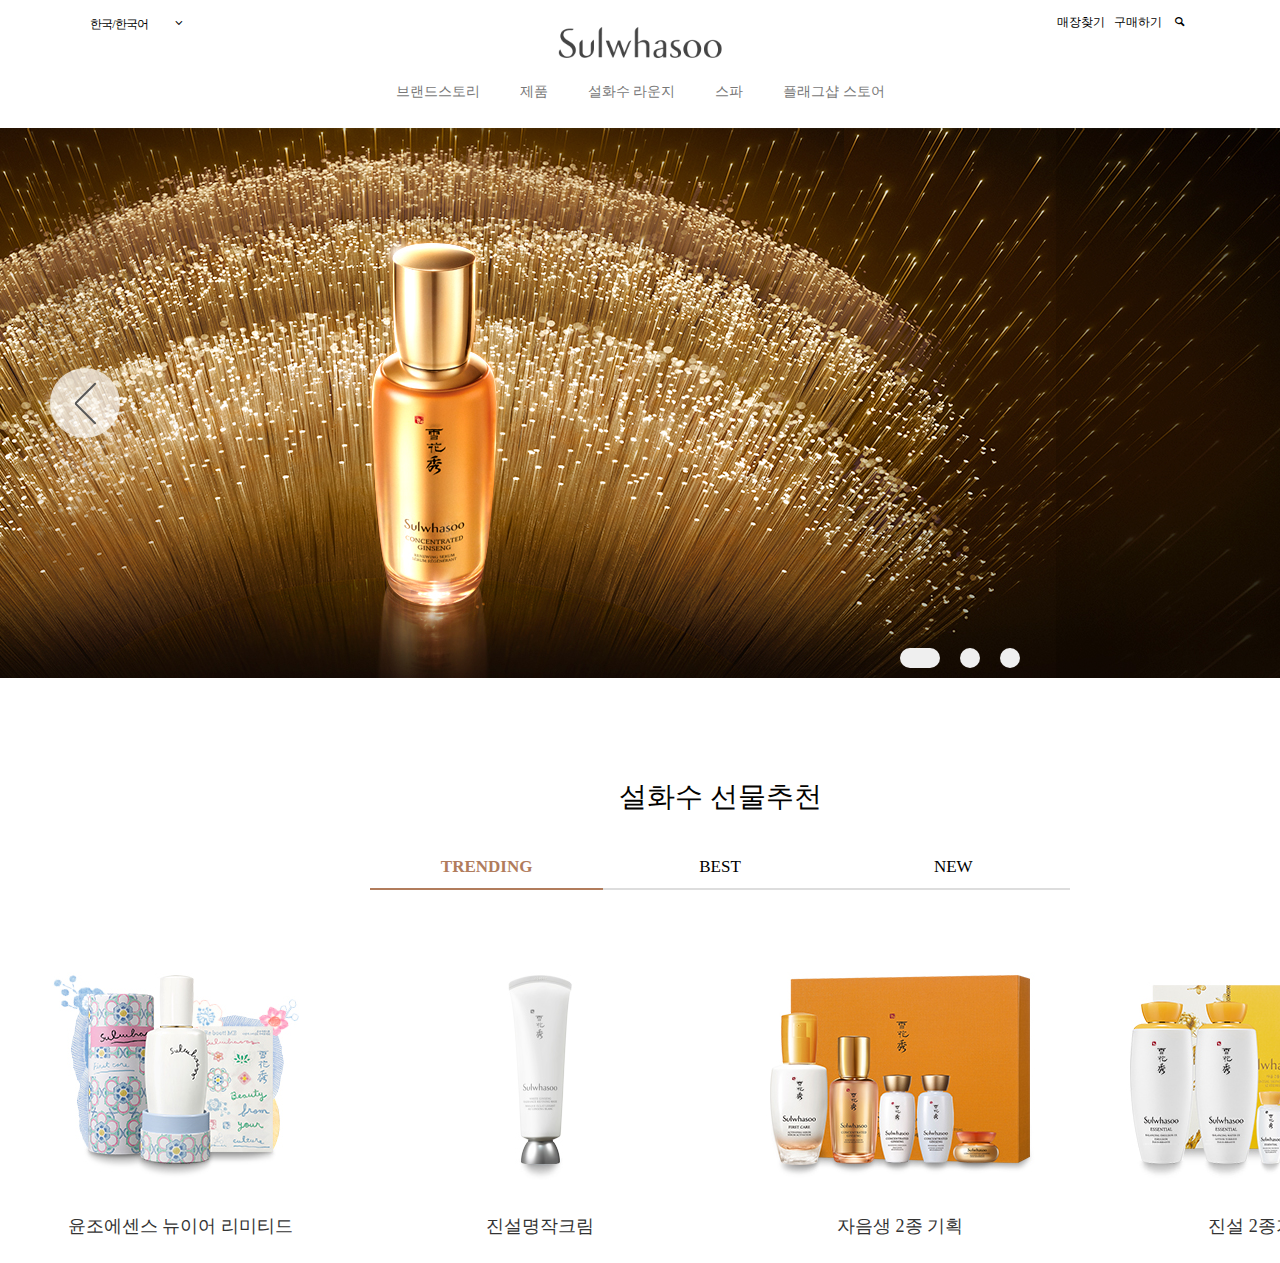
<file: index.html>
<!DOCTYPE html>
<html lang="ko">
<head>
    <meta charset="UTF-8">
    <meta name="viewport" content="width=device-width, initial-scale=1.0">
    <title>설화, 다시피어나다, Sulwhasoo</title>
    <link rel="shortcut icon" href="favicon.ico">
    
    <link rel="stylesheet" href="css/main.css">

    <script src="js/jquery-3.6.1.min.js"></script>
    <script src="js/jquery-ui.min.js"></script>
    <script src="js/slick.js"></script>
    <script src="js/main.js"></script>
</head>
<body>
    <div id="wrap">
        <header id="header">
            <div class="header_inner">

                <div class="select_language">
                    <a href="#" class="t_lang">
                        한국/한국어
                        <i class="icon-angle-up"></i>
                        <i class="icon-angle-down"></i>
                    </a>
                    <ul class="select_lang_list">
                        <li><a href="#">한국/한국어</a></li>
                        <li><a href="#">INTERNATIONAL/ENGLISH</a></li>
                        <li><a href="#">中国大陆/中文</a></li>
                        <li><a href="#">中國香港/繁體中文</a></li>
                        <li><a href="#">HONG KONG</a></li>
                        <li><a href="#">(CHINA)/ENGLISH</a></li>
                        <li><a href="#">SINGAPORE/ENGLISH</a></li>
                        <li><a href="#">MALAYSIA/ENGLISH</a></li>
                        <li><a href="#">VIỆT NAM/TIẾNG VIỆT</a></li>
                        <li><a href="#">INDONESIA/BAHASA</a></li>
                        <li><a href="#">INDONESIA</a></li>
                        <li><a href="#">ประเทศไทย/ไทย</a></li>
                        <li><a href="#">USA/ENGLISH</a></li>
                        <li><a href="#">FRANCE/FRANCAIS</a></li>
                    </ul><!-- select_lang_list -->

                </div><!-- select_language -->

                <h1 class="logo"><a href="#"><img src="img/logo_sulwhasoo.png" alt="logo_sulwhasoo"></a></h1>

                <div class="header_link">
                    <a href="#">매장찾기</a>
                    <a href="#">구매하기</a>
                    <a href="#" class="h_search">
                        <i class="icon-search"></i>
                    </a>
                </div><!-- header_link -->
            </div><!-- header_inner -->

            <nav class="nav">
                <div class="nav_inner">
                    <ul class="gnb_menu">
                        <li class="g_m_1"><a href="#">브랜드스토리</a></li>

                        <li class="g_m_2">
                            <a href="#">제품</a>
                            <ul class="sub sub2">
                                <li><a href="#">신제품</a></li>
                                <li><a href="#">베스트셀러</a></li>
                                <li><a href="#">스킨케어</a></li>
                                <li><a href="#">메이크업</a></li>
                                <li><a href="#">진설명작</a></li>
                                <li><a href="#">명작컬렉션</a></li>
                                <li><a href="#">남성</a></li>
                                <li><a href="#">라이프스타일</a></li>
                                <li><a href="#">전제품 구성</a></li>
                                <li><a href="#">신제품</a></li>
                            </ul>
                        </li>
                        <li class="g_m_3">
                            <a href="#">설화수 라운지</a>
                            <ul class="sub sub3">
                                <li><a href="#">설화수 스타일</a></li>
                                <li><a href="#">뷰티리추얼</a></li>
                                <li><a href="#">설화문화전</a></li>
                                <li><a href="#">매거진</a></li>
                            </ul>
                        </li>
                        <li class="g_m_4">
                            <a href="#">스파</a>
                            <ul class="sub sub4">
                                <li><a href="#">소개</a></li>
                                <li><a href="#">스파프로그램</a></li>
                                <li><a href="#">예약찾기</a></li>
                                <li><a href="#">매장찾기</a></li>
                            </ul>
                        </li>
                        <li class="g_m_5">
                            <a href="#">플래그샵 스토어</a>
                            <ul class="sub sub5">
                                <li><a href="#">소개</a></li>
                                <li><a href="#">스파프로그램</a></li>
                                <li><a href="#">예약찾기</a></li>
                                <li><a href="#">매장찾기</a></li>
                            </ul>
                        </li>
                    </ul>
                </div><!-- nav_inner -->
            </nav><!-- nav -->
        </header><!-- header -->

        <section id="main">
            <div class="main_visual">
                <ul class="visual_wrap">
                    <li class="visu_slide visu_slide1">
                        <div class="visu_veli"></div>

                        <div class="visu_txt_wrap">
                            <div class="visu_txt_cont">
                                자음생에센스
                            </div><!-- visu_txt_cont -->

                            <div class="visu_txt_sub01">
                                Concentrated Ginseng Renewing Serum
                            </div><!-- visu_txt_sub01 -->

                            <p class="visu_txt_sub02">
                                진세노믹 <sup>TM</sup> 선사하는 <br>
                                3중 마이크로 타켓팅으로 <br>
                                쉽게 무너지지 않는 탄탄한 피부
                            </p><!-- visu_txt_sub02 -->
                        </div><!-- visu_txt_wrap -->
                    </li><!-- visu_slide1 -->
                    
                    <li class="visu_slide visu_slide2">
                        <div class="visu_veli"></div>

                        <div class="visu_txt_wrap">
                            <div class="visu_txt_cont">
                                자음생앰플
                            </div><!-- visu_txt_cont -->

                            <div class="visu_txt_sub01">
                                Concentrated Ginseng Renewing Serum
                            </div><!-- visu_txt_sub01 -->

                            <p class="visu_txt_sub02">
                                단 한번 사용으로도 외부자극으로 시달린 <br>
                                피부를 개선해주는 레스큐 앰플
                            </p><!-- visu_txt_sub02 -->

                            <div class="visu_btn_wrap">
                                <a href="#" class="btn_view">자세히보기</a>
                            </div><!-- visu_btn_wrap -->
                        </div><!-- visu_txt_wrap -->
                    </li><!-- visu_slide2 -->
                    
                    <li class="visu_slide visu_slide3">
                        <div class="visu_veli"></div>

                        <div class="visu_txt_wrap">
                            <div class="visu_txt_cont">
                                윤조에센스<br>
                                2020 뉴이어 컬렉션
                            </div><!-- visu_txt_cont -->

                            <div class="visu_txt_sub01">
                                Concentrated Ginseng Renewing Serum
                            </div><!-- visu_txt_sub01 -->

                            <p class="visu_txt_sub02">
                                온 세상에 복을 전하는 <br>
                                마술같은 여정<br>
                                쉽게 무너지지 않는 탄탄한 피부
                            </p><!-- visu_txt_sub02 -->

                            <div class="visu_btn_wrap">
                                <a href="#" class="btn_view">자세히보기</a>
                            </div><!-- visu_btn_wrap -->
                        </div><!-- visu_txt_wrap -->
                    </li><!-- visu_slide3 -->
                </ul><!-- visual_wrap -->
            </div><!-- main_visual -->

            <div class="content">
                <div class="recommend clear_fix">
                    <h2 class="cont_title">설화수 선물추천</h2>

                    <div class="recommend_tab">
                        <a href="#" class="btn_tab on">TRENDING</a>
                        <a href="#" class="btn_tab">BEST</a>
                        <a href="#" class="btn_tab">NEW</a>
                    </div><!-- recommend_tab -->

                    <div class="recommend_list_wrap">
                        <!-- TRENDING -->
                        <ul class="recommend_list act">
                            <li>
                                <div class="recommend_img">
                                    <img src="img/recom_01.jpg" alt="recom_01">
                                </div><!-- recommend_img -->

                                <div class="recommend_name">
                                    윤조에센스 뉴이어 리미티드
                                </div><!-- recommend_name -->
                                
                                <div class="buy_view_layer">
                                    <a href="#" class="buy_view">자세히보기</a>
                                </div><!-- buy_view_layer -->
                            </li>
                            <li>
                                <div class="recommend_img">
                                    <img src="img/recom_02.jpg" alt="recom_02">
                                </div><!-- recommend_img -->

                                <div class="recommend_name">
                                    진설명작크림
                                </div><!-- recommend_name -->
                                
                                <div class="buy_view_layer">
                                    <a href="#" class="buy_view">자세히보기</a>
                                </div><!-- buy_view_layer -->
                            </li>
                            <li>
                                <div class="recommend_img">
                                    <img src="img/recom_03.jpg" alt="recom_03">
                                </div><!-- recommend_img -->

                                <div class="recommend_name">
                                    자음생 2종 기획
                                </div><!-- recommend_name -->
                                
                                <div class="buy_view_layer">
                                    <a href="#" class="buy_view">자세히보기</a>
                                </div><!-- buy_view_layer -->
                            </li>
                            <li>
                                <div class="recommend_img">
                                    <img src="img/recom_04.jpg" alt="recom_04">
                                </div><!-- recommend_img -->

                                <div class="recommend_name">
                                    진설 2종기획
                                </div><!-- recommend_name -->
                                
                                <div class="buy_view_layer">
                                    <a href="#" class="buy_view">자세히보기</a>
                                </div><!-- buy_view_layer -->
                            </li>
                        </ul><!-- recommend_list act -->

                        <!-- BEST -->
                        <ul class="recommend_list">
                            <li>
                                <div class="recommend_img">
                                    <img src="img/recom_05.jpg" alt="recom_05">
                                </div><!-- recommend_img -->

                                <div class="recommend_name">
                                    윤조에센스 뉴이어 리미티드
                                </div><!-- recommend_name -->
                                
                                <div class="buy_view_layer">
                                    <a href="#" class="buy_view">자세히보기</a>
                                </div><!-- buy_view_layer -->
                            </li>
                            <li>
                                <div class="recommend_img">
                                    <img src="img/recom_06.png" alt="recom_06">
                                </div><!-- recommend_img -->

                                <div class="recommend_name">
                                    진설명작크림
                                </div><!-- recommend_name -->
                                
                                <div class="buy_view_layer">
                                    <a href="#" class="buy_view">자세히보기</a>
                                </div><!-- buy_view_layer -->
                            </li>
                            <li>
                                <div class="recommend_img">
                                    <img src="img/recom_07.jpg" alt="recom_07">
                                </div><!-- recommend_img -->

                                <div class="recommend_name">
                                    자음생 2종 기획
                                </div><!-- recommend_name -->
                                
                                <div class="buy_view_layer">
                                    <a href="#" class="buy_view">자세히보기</a>
                                </div><!-- buy_view_layer -->
                            </li>
                            <li>
                                <div class="recommend_img">
                                    <img src="img/recom_08.jpg" alt="recom_08">
                                </div><!-- recommend_img -->

                                <div class="recommend_name">
                                    진설 2종기획
                                </div><!-- recommend_name -->
                                
                                <div class="buy_view_layer">
                                    <a href="#" class="buy_view">자세히보기</a>
                                </div><!-- buy_view_layer -->
                            </li>
                        </ul><!-- recommend_list -->
                        
                        <!-- NEW -->
                        <ul class="recommend_list">
                            <li>
                                <div class="recommend_img">
                                    <img src="img/recom_09.jpg" alt="recom_09">
                                </div><!-- recommend_img -->

                                <div class="recommend_name">
                                    윤조에센스 뉴이어 리미티드
                                </div><!-- recommend_name -->
                                
                                <div class="buy_view_layer">
                                    <a href="#" class="buy_view">자세히보기</a>
                                </div><!-- buy_view_layer -->
                            </li>
                            <li>
                                <div class="recommend_img">
                                    <img src="img/recom_10.jpg" alt="recom_10">
                                </div><!-- recommend_img -->

                                <div class="recommend_name">
                                    진설명작크림
                                </div><!-- recommend_name -->
                                
                                <div class="buy_view_layer">
                                    <a href="#" class="buy_view">자세히보기</a>
                                </div><!-- buy_view_layer -->
                            </li>
                            <li>
                                <div class="recommend_img">
                                    <img src="img/recom_11.jpg" alt="recom_11">
                                </div><!-- recommend_img -->

                                <div class="recommend_name">
                                    자음생 2종 기획
                                </div><!-- recommend_name -->
                                
                                <div class="buy_view_layer">
                                    <a href="#" class="buy_view">자세히보기</a>
                                </div><!-- buy_view_layer -->
                            </li>
                            <li>
                                <div class="recommend_img">
                                    <img src="img/recom_12.jpg" alt="recom_12">
                                </div><!-- recommend_img -->

                                <div class="recommend_name">
                                    진설 2종기획
                                </div><!-- recommend_name -->
                                
                                <div class="buy_view_layer">
                                    <a href="#" class="buy_view">자세히보기</a>
                                </div><!-- buy_view_layer -->
                            </li>
                        </ul><!-- recommend_list act -->

                    </div><!-- recommend_list_wrap -->
                </div><!-- recommend -->
            </div><!-- content -->
        </section><!-- main -->
    </div><!-- wrap -->
</body>
</html>
</file>
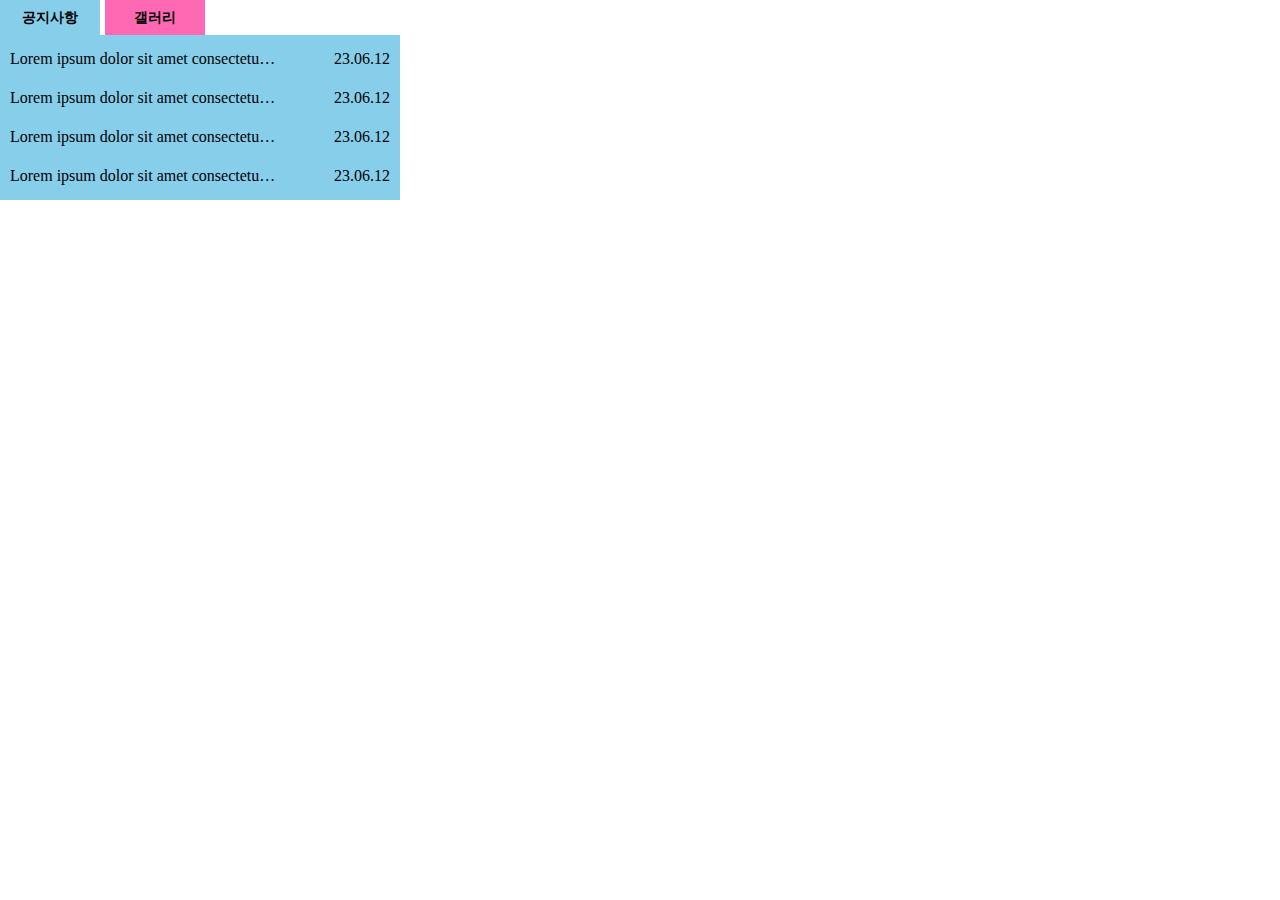
<file: tab.html>
<!DOCTYPE html>
<html lang="en">

<head>
    <meta charset="UTF-8">
    <meta name="viewport" content="width=device-width, initial-scale=1.0">
    <title>Document</title>
    <link rel="stylesheet" href="css/reset.css">
    <style type="text/css">
        .contents{
            width: 400px;
            height: 200px;
            /* border: 1px solid red; */
            position: relative;
        }
        .contents h2{
            font-size: 14px;
            width: 100px;
            height: 35px;
            text-align: center;
            line-height: 35px;
            background-color: hotpink;
            position: absolute;
            left: 0;
            top: 0;
            cursor: pointer;
        }
        .contents h2.on{
            background: skyblue;
        }

        .contents ul{
            position: absolute;
            left: 0;
            top: 35px;
            width: 100%;
            height: 165px;
            background-color: skyblue;
        }
        
        .notice{}
        .notice h2{}
        .notice ul{
            display: flex;
            flex-direction: column;
            justify-content: space-around;
            padding: 5px 10px;
        }
        .notice ul li{

        }
        .notice ul li a{
            display: block;
            width: 70%;
            float: left;

            white-space: nowrap;
            overflow: hidden;
            text-overflow: ellipsis;
        }
        .notice ul li span{
            float: right;
        }

        .gallery{}
        .gallery h2{
            left: 105px !important;
        }
        .gallery ul{
            /* display: flex; */
            justify-content: space-around;
            align-items: center;
            display: none;
        }
        .gallery ul li{}
        .gallery ul li img{
            width: 80px;
        }

    </style>

    <script src="js/jquery-3.6.1.min.js"></script>
    <script lang="java">
        $(function(){
            $(".contents h2").click(function(){

                $(".contents h2").removeClass("on");
                $(this).addClass("on");

                $(".contents ul").hide();
                $(this).next().css({display:"flex"})

            })//click
        
        
        })//jquery




    </script>
</head>

<body>
    <div class="contents">

    

    <div class="notice">
        <h2 class="on">공지사항</h2>
        <ul>
            <li>
                <a href="#">Lorem ipsum dolor sit amet consectetur adipisicing elit. Delectus praesentium nam veniam,
                    officia asperiores possimus laboriosam eius autem alias sed numquam. Tempora nesciunt dignissimos
                    mollitia reprehenderit voluptates autem recusandae facere.</a>
                <span>23.06.12</span>    
            </li>
            <li>
                <a href="#">Lorem ipsum dolor sit amet consectetur adipisicing elit. Delectus praesentium nam veniam,
                    officia asperiores possimus laboriosam eius autem alias sed numquam. Tempora nesciunt dignissimos
                    mollitia reprehenderit voluptates autem recusandae facere.</a>
                <span>23.06.12</span>    
            </li>
            <li>
                <a href="#">Lorem ipsum dolor sit amet consectetur adipisicing elit. Delectus praesentium nam veniam,
                    officia asperiores possimus laboriosam eius autem alias sed numquam. Tempora nesciunt dignissimos
                    mollitia reprehenderit voluptates autem recusandae facere.</a>
                <span>23.06.12</span>    
            </li>
            <li>
                <a href="#">Lorem ipsum dolor sit amet consectetur adipisicing elit. Delectus praesentium nam veniam,
                    officia asperiores possimus laboriosam eius autem alias sed numquam. Tempora nesciunt dignissimos
                    mollitia reprehenderit voluptates autem recusandae facere.</a>
                <span>23.06.12</span>    
            </li>
        </ul>
    </div><!-- notice -->

    <div class="gallery">
        <h2>갤러리</h2>
        <ul>
            <li>
                <a href="#"><img src="img/visu_mo_01.jpg" alt="visu_mo"></a>
            </li>
            <li>
                <a href="#"><img src="img/visu_mo_02.jpg" alt="visu_mo"></a>
            </li>
            <li>
                <a href="#"><img src="img/visu_mo_01.jpg" alt="visu_mo"></a>
            </li>
        </ul>
    </div><!-- gallery -->

</div><!-- contents -->
</body>

</html>
</file>
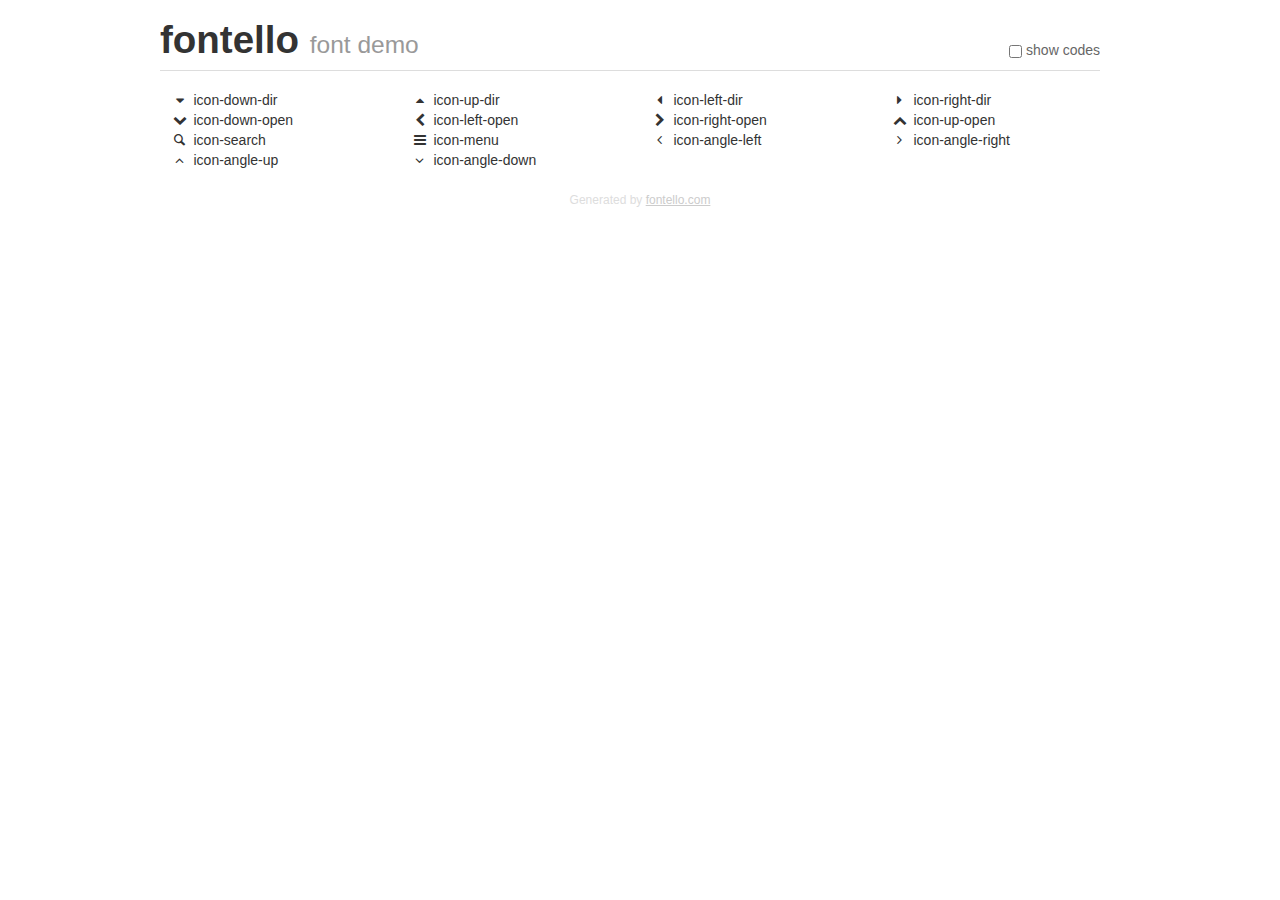
<file: css/fontello-d326bf8e/demo.html>
<!DOCTYPE html>
<html>
  <head>
  <!--[if lt IE 9]><script language="javascript" type="text/javascript" src="//html5shim.googlecode.com/svn/trunk/html5.js"></script><![endif]-->
  <meta charset="UTF-8">
  <style>
    html {
      font-size: 100%;
      -webkit-text-size-adjust: 100%;
      -ms-text-size-adjust: 100%;
    }
    a:focus {
      outline: thin dotted #333;
      outline: 5px auto -webkit-focus-ring-color;
      outline-offset: -2px;
    }
    a:hover,
    a:active {
      outline: 0;
    }
    input {
      margin: 0;
      font-size: 100%;
      vertical-align: middle;
      *overflow: visible;
      line-height: normal;
    }
    input::-moz-focus-inner {
      padding: 0;
      border: 0;
    }
    body {
      margin: 0;
      font-family: "Helvetica Neue", Helvetica, Arial, sans-serif;
      font-size: 14px;
      line-height: 20px;
      color: #333;
      background-color: #fff;
    }
    a {
      color: #08c;
      text-decoration: none;
    }
    a:hover {
      color: #005580;
      text-decoration: underline;
    }
    .row {
      margin-left: -20px;
      *zoom: 1;
    }
    .row:before,
    .row:after {
      display: table;
      content: "";
      line-height: 0;
    }
    .row:after {
      clear: both;
    }
    .span3 {
      float: left;
      min-height: 1px;
      margin-left: 20px;
      width: 220px;
    }
    .container {
      width: 940px;
      margin-right: auto;
      margin-left: auto;
      *zoom: 1;
    }
    .container:before,
    .container:after {
      display: table;
      content: "";
      line-height: 0;
    }
    .container:after {
      clear: both;
    }
    small {
      font-size: 85%;
    }
    h1 {
      margin: 10px 0;
      font-family: inherit;
      font-weight: bold;
      line-height: 20px;
      color: inherit;
      text-rendering: optimizelegibility;
      line-height: 40px;
      font-size: 38.5px;
    }
    h1 small {
      font-weight: normal;
      line-height: 1;
      color: #999;
      font-size: 24.5px;
    }

    body {
      margin-top: 90px;
    }
    .header {
      position: fixed;
      top: 0;
      left: 50%;
      margin-left: -480px;
      background-color: #fff;
      border-bottom: 1px solid #ddd;
      padding-top: 10px;
      z-index: 10;
    }
    .footer {
      color: #ddd;
      font-size: 12px;
      text-align: center;
      margin-top: 20px;
    }
    .footer a {
      color: #ccc;
      text-decoration: underline;
    }
    .the-icons {
      font-size: 14px;
      line-height: 24px;
    }
    .switch {
      position: absolute;
      right: 0;
      bottom: 10px;
      color: #666;
    }
    .switch input {
      margin-right: 0.3em;
    }
    .codesOn .i-name {
      display: none;
    }
    .codesOn .i-code {
      display: inline;
    }
    .i-code {
      display: none;
    }
    @font-face {
      font-family: 'fontello';
      src: url('./font/fontello.eot?84740924');
      src: url('./font/fontello.eot?84740924#iefix') format('embedded-opentype'),
           url('./font/fontello.woff?84740924') format('woff'),
           url('./font/fontello.ttf?84740924') format('truetype'),
           url('./font/fontello.svg?84740924#fontello') format('svg');
      font-weight: normal;
      font-style: normal;
    }
    .demo-icon {
      font-family: "fontello";
      font-style: normal;
      font-weight: normal;
      speak: never;
     
      display: inline-block;
      text-decoration: inherit;
      width: 1em;
      margin-right: .2em;
      text-align: center;
      /* opacity: .8; */
     
      /* For safety - reset parent styles, that can break glyph codes*/
      font-variant: normal;
      text-transform: none;
     
      /* fix buttons height, for twitter bootstrap */
      line-height: 1em;
     
      /* Animation center compensation - margins should be symmetric */
      /* remove if not needed */
      margin-left: .2em;
     
      /* You can be more comfortable with increased icons size */
      /* font-size: 120%; */
     
      /* Font smoothing. That was taken from TWBS */
      -webkit-font-smoothing: antialiased;
      -moz-osx-font-smoothing: grayscale;
     
      /* Uncomment for 3D effect */
      /* text-shadow: 1px 1px 1px rgba(127, 127, 127, 0.3); */
    }
    </style>
    <link rel="stylesheet" href="css/animation.css"><!--[if IE 7]><link rel="stylesheet" href="css/" + font.fontname + "-ie7.css"><![endif]-->
    <script>
      function toggleCodes(on) {
        var obj = document.getElementById('icons');
      
        if (on) {
          obj.className += ' codesOn';
        } else {
          obj.className = obj.className.replace(' codesOn', '');
        }
      }
    </script>
  </head>
  <body>
    <div class="container header">
      <h1>fontello <small>font demo</small></h1>
      <label class="switch">
        <input type="checkbox" onclick="toggleCodes(this.checked)">show codes
      </label>
    </div>
    <div class="container" id="icons">
      <div class="row">
        <div class="span3" title="Code: 0xe800">
          <i class="demo-icon icon-down-dir">&#xe800;</i> <span class="i-name">icon-down-dir</span><span class="i-code">0xe800</span>
        </div>
        <div class="span3" title="Code: 0xe801">
          <i class="demo-icon icon-up-dir">&#xe801;</i> <span class="i-name">icon-up-dir</span><span class="i-code">0xe801</span>
        </div>
        <div class="span3" title="Code: 0xe802">
          <i class="demo-icon icon-left-dir">&#xe802;</i> <span class="i-name">icon-left-dir</span><span class="i-code">0xe802</span>
        </div>
        <div class="span3" title="Code: 0xe803">
          <i class="demo-icon icon-right-dir">&#xe803;</i> <span class="i-name">icon-right-dir</span><span class="i-code">0xe803</span>
        </div>
      </div>
      <div class="row">
        <div class="span3" title="Code: 0xe804">
          <i class="demo-icon icon-down-open">&#xe804;</i> <span class="i-name">icon-down-open</span><span class="i-code">0xe804</span>
        </div>
        <div class="span3" title="Code: 0xe805">
          <i class="demo-icon icon-left-open">&#xe805;</i> <span class="i-name">icon-left-open</span><span class="i-code">0xe805</span>
        </div>
        <div class="span3" title="Code: 0xe806">
          <i class="demo-icon icon-right-open">&#xe806;</i> <span class="i-name">icon-right-open</span><span class="i-code">0xe806</span>
        </div>
        <div class="span3" title="Code: 0xe807">
          <i class="demo-icon icon-up-open">&#xe807;</i> <span class="i-name">icon-up-open</span><span class="i-code">0xe807</span>
        </div>
      </div>
      <div class="row">
        <div class="span3" title="Code: 0xe808">
          <i class="demo-icon icon-search">&#xe808;</i> <span class="i-name">icon-search</span><span class="i-code">0xe808</span>
        </div>
        <div class="span3" title="Code: 0xf0c9">
          <i class="demo-icon icon-menu">&#xf0c9;</i> <span class="i-name">icon-menu</span><span class="i-code">0xf0c9</span>
        </div>
        <div class="span3" title="Code: 0xf104">
          <i class="demo-icon icon-angle-left">&#xf104;</i> <span class="i-name">icon-angle-left</span><span class="i-code">0xf104</span>
        </div>
        <div class="span3" title="Code: 0xf105">
          <i class="demo-icon icon-angle-right">&#xf105;</i> <span class="i-name">icon-angle-right</span><span class="i-code">0xf105</span>
        </div>
      </div>
      <div class="row">
        <div class="span3" title="Code: 0xf106">
          <i class="demo-icon icon-angle-up">&#xf106;</i> <span class="i-name">icon-angle-up</span><span class="i-code">0xf106</span>
        </div>
        <div class="span3" title="Code: 0xf107">
          <i class="demo-icon icon-angle-down">&#xf107;</i> <span class="i-name">icon-angle-down</span><span class="i-code">0xf107</span>
        </div>
      </div>
    </div>
    <div class="container footer">Generated by <a href="https://fontello.com">fontello.com</a></div>
  </body>
</html>
</file>
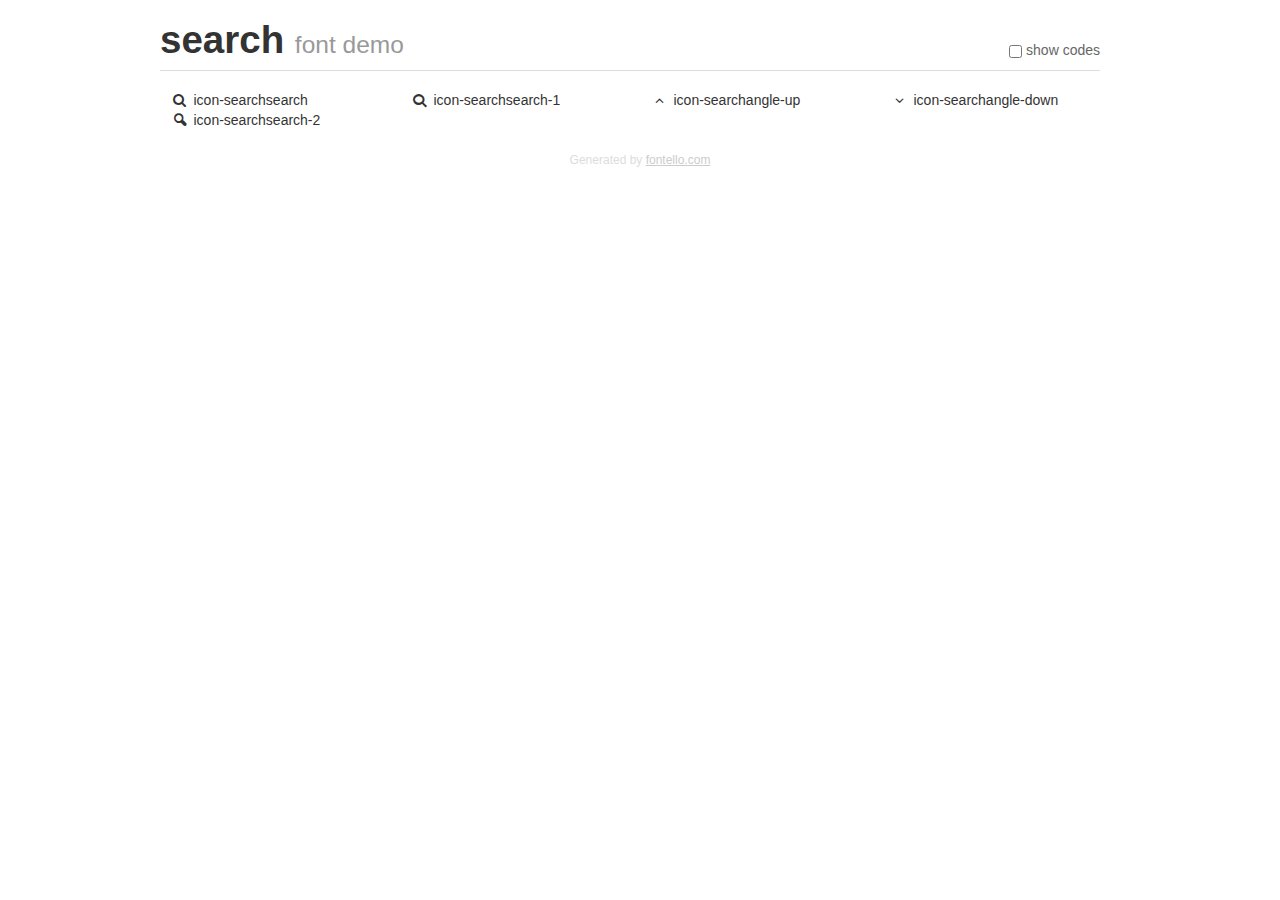
<file: font/fontello-569793fd/demo.html>
<!DOCTYPE html>
<html>
  <head>
  <!--[if lt IE 9]><script language="javascript" type="text/javascript" src="//html5shim.googlecode.com/svn/trunk/html5.js"></script><![endif]-->
  <meta charset="UTF-8">
  <style>
    html {
      font-size: 100%;
      -webkit-text-size-adjust: 100%;
      -ms-text-size-adjust: 100%;
    }
    a:focus {
      outline: thin dotted #333;
      outline: 5px auto -webkit-focus-ring-color;
      outline-offset: -2px;
    }
    a:hover,
    a:active {
      outline: 0;
    }
    input {
      margin: 0;
      font-size: 100%;
      vertical-align: middle;
      *overflow: visible;
      line-height: normal;
    }
    input::-moz-focus-inner {
      padding: 0;
      border: 0;
    }
    body {
      margin: 0;
      font-family: "Helvetica Neue", Helvetica, Arial, sans-serif;
      font-size: 14px;
      line-height: 20px;
      color: #333;
      background-color: #fff;
    }
    a {
      color: #08c;
      text-decoration: none;
    }
    a:hover {
      color: #005580;
      text-decoration: underline;
    }
    .row {
      margin-left: -20px;
      *zoom: 1;
    }
    .row:before,
    .row:after {
      display: table;
      content: "";
      line-height: 0;
    }
    .row:after {
      clear: both;
    }
    .span3 {
      float: left;
      min-height: 1px;
      margin-left: 20px;
      width: 220px;
    }
    .container {
      width: 940px;
      margin-right: auto;
      margin-left: auto;
      *zoom: 1;
    }
    .container:before,
    .container:after {
      display: table;
      content: "";
      line-height: 0;
    }
    .container:after {
      clear: both;
    }
    small {
      font-size: 85%;
    }
    h1 {
      margin: 10px 0;
      font-family: inherit;
      font-weight: bold;
      line-height: 20px;
      color: inherit;
      text-rendering: optimizelegibility;
      line-height: 40px;
      font-size: 38.5px;
    }
    h1 small {
      font-weight: normal;
      line-height: 1;
      color: #999;
      font-size: 24.5px;
    }

    body {
      margin-top: 90px;
    }
    .header {
      position: fixed;
      top: 0;
      left: 50%;
      margin-left: -480px;
      background-color: #fff;
      border-bottom: 1px solid #ddd;
      padding-top: 10px;
      z-index: 10;
    }
    .footer {
      color: #ddd;
      font-size: 12px;
      text-align: center;
      margin-top: 20px;
    }
    .footer a {
      color: #ccc;
      text-decoration: underline;
    }
    .the-icons {
      font-size: 14px;
      line-height: 24px;
    }
    .switch {
      position: absolute;
      right: 0;
      bottom: 10px;
      color: #666;
    }
    .switch input {
      margin-right: 0.3em;
    }
    .codesOn .i-name {
      display: none;
    }
    .codesOn .i-code {
      display: inline;
    }
    .i-code {
      display: none;
    }
    @font-face {
      font-family: 'search';
      src: url('./font/search.eot?56367507');
      src: url('./font/search.eot?56367507#iefix') format('embedded-opentype'),
           url('./font/search.woff?56367507') format('woff'),
           url('./font/search.ttf?56367507') format('truetype'),
           url('./font/search.svg?56367507#search') format('svg');
      font-weight: normal;
      font-style: normal;
    }
    .demo-icon {
      font-family: "search";
      font-style: normal;
      font-weight: normal;
      speak: never;
     
      display: inline-block;
      text-decoration: inherit;
      width: 1em;
      margin-right: .2em;
      text-align: center;
      /* opacity: .8; */
     
      /* For safety - reset parent styles, that can break glyph codes*/
      font-variant: normal;
      text-transform: none;
     
      /* fix buttons height, for twitter bootstrap */
      line-height: 1em;
     
      /* Animation center compensation - margins should be symmetric */
      /* remove if not needed */
      margin-left: .2em;
     
      /* You can be more comfortable with increased icons size */
      /* font-size: 120%; */
     
      /* Font smoothing. That was taken from TWBS */
      -webkit-font-smoothing: antialiased;
      -moz-osx-font-smoothing: grayscale;
     
      /* Uncomment for 3D effect */
      /* text-shadow: 1px 1px 1px rgba(127, 127, 127, 0.3); */
    }
    </style>
    <link rel="stylesheet" href="css/animation.css"><!--[if IE 7]><link rel="stylesheet" href="css/" + font.fontname + "-ie7.css"><![endif]-->
    <script>
      function toggleCodes(on) {
        var obj = document.getElementById('icons');
      
        if (on) {
          obj.className += ' codesOn';
        } else {
          obj.className = obj.className.replace(' codesOn', '');
        }
      }
    </script>
  </head>
  <body>
    <div class="container header">
      <h1>search <small>font demo</small></h1>
      <label class="switch">
        <input type="checkbox" onclick="toggleCodes(this.checked)">show codes
      </label>
    </div>
    <div class="container" id="icons">
      <div class="row">
        <div class="span3" title="Code: 0xe800">
          <i class="demo-icon icon-searchsearch">&#xe800;</i> <span class="i-name">icon-searchsearch</span><span class="i-code">0xe800</span>
        </div>
        <div class="span3" title="Code: 0xe801">
          <i class="demo-icon icon-searchsearch-1">&#xe801;</i> <span class="i-name">icon-searchsearch-1</span><span class="i-code">0xe801</span>
        </div>
        <div class="span3" title="Code: 0xf106">
          <i class="demo-icon icon-searchangle-up">&#xf106;</i> <span class="i-name">icon-searchangle-up</span><span class="i-code">0xf106</span>
        </div>
        <div class="span3" title="Code: 0xf107">
          <i class="demo-icon icon-searchangle-down">&#xf107;</i> <span class="i-name">icon-searchangle-down</span><span class="i-code">0xf107</span>
        </div>
      </div>
      <div class="row">
        <div class="span3" title="Code: 0xf50d">
          <i class="demo-icon icon-searchsearch-2">&#xf50d;</i> <span class="i-name">icon-searchsearch-2</span><span class="i-code">0xf50d</span>
        </div>
      </div>
    </div>
    <div class="container footer">Generated by <a href="https://fontello.com">fontello.com</a></div>
  </body>
</html>
</file>
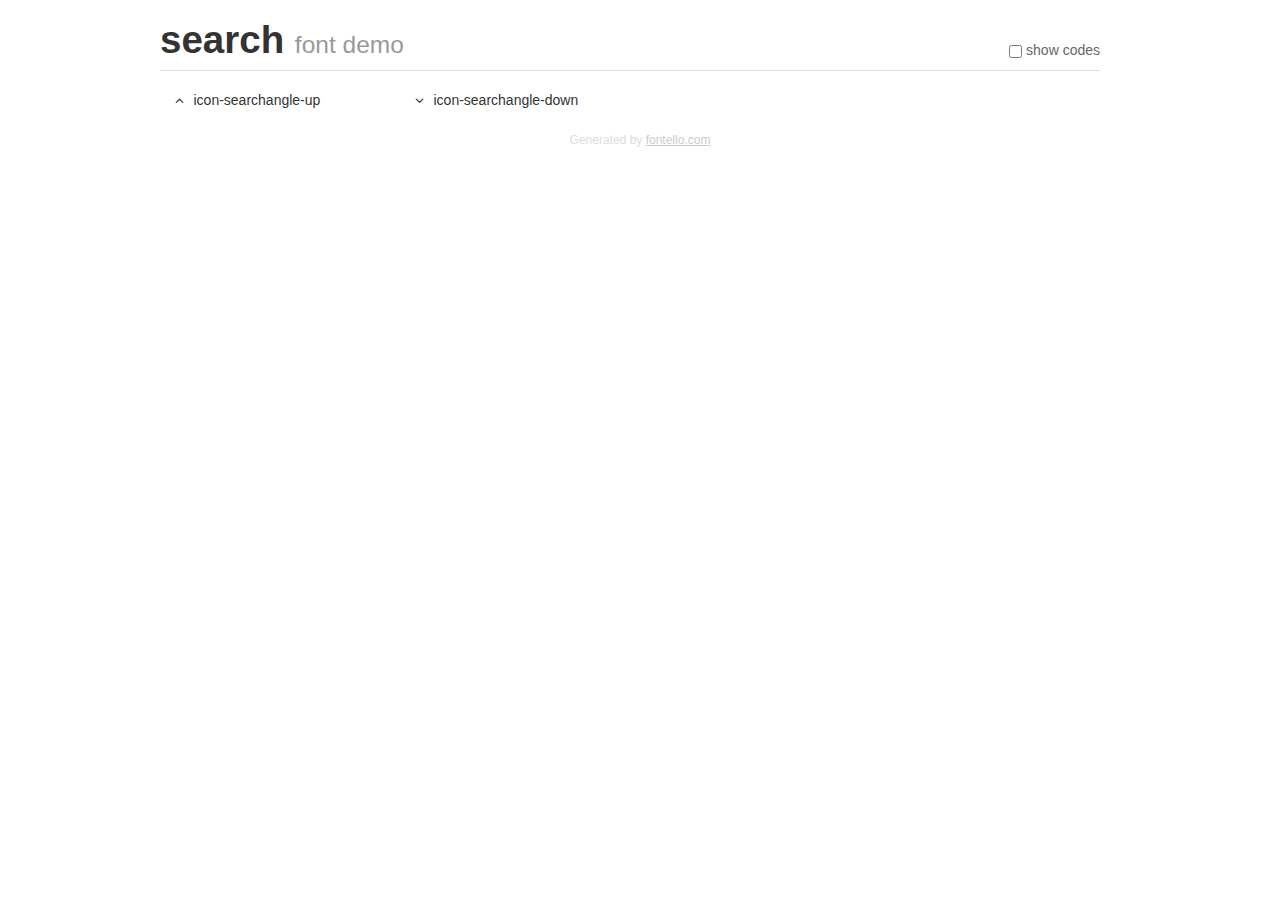
<file: css/fontello-8c437adf (1)/fontello-8c437adf/demo.html>
<!DOCTYPE html>
<html>
  <head>
  <!--[if lt IE 9]><script language="javascript" type="text/javascript" src="//html5shim.googlecode.com/svn/trunk/html5.js"></script><![endif]-->
  <meta charset="UTF-8">
  <style>
    html {
      font-size: 100%;
      -webkit-text-size-adjust: 100%;
      -ms-text-size-adjust: 100%;
    }
    a:focus {
      outline: thin dotted #333;
      outline: 5px auto -webkit-focus-ring-color;
      outline-offset: -2px;
    }
    a:hover,
    a:active {
      outline: 0;
    }
    input {
      margin: 0;
      font-size: 100%;
      vertical-align: middle;
      *overflow: visible;
      line-height: normal;
    }
    input::-moz-focus-inner {
      padding: 0;
      border: 0;
    }
    body {
      margin: 0;
      font-family: "Helvetica Neue", Helvetica, Arial, sans-serif;
      font-size: 14px;
      line-height: 20px;
      color: #333;
      background-color: #fff;
    }
    a {
      color: #08c;
      text-decoration: none;
    }
    a:hover {
      color: #005580;
      text-decoration: underline;
    }
    .row {
      margin-left: -20px;
      *zoom: 1;
    }
    .row:before,
    .row:after {
      display: table;
      content: "";
      line-height: 0;
    }
    .row:after {
      clear: both;
    }
    .span3 {
      float: left;
      min-height: 1px;
      margin-left: 20px;
      width: 220px;
    }
    .container {
      width: 940px;
      margin-right: auto;
      margin-left: auto;
      *zoom: 1;
    }
    .container:before,
    .container:after {
      display: table;
      content: "";
      line-height: 0;
    }
    .container:after {
      clear: both;
    }
    small {
      font-size: 85%;
    }
    h1 {
      margin: 10px 0;
      font-family: inherit;
      font-weight: bold;
      line-height: 20px;
      color: inherit;
      text-rendering: optimizelegibility;
      line-height: 40px;
      font-size: 38.5px;
    }
    h1 small {
      font-weight: normal;
      line-height: 1;
      color: #999;
      font-size: 24.5px;
    }

    body {
      margin-top: 90px;
    }
    .header {
      position: fixed;
      top: 0;
      left: 50%;
      margin-left: -480px;
      background-color: #fff;
      border-bottom: 1px solid #ddd;
      padding-top: 10px;
      z-index: 10;
    }
    .footer {
      color: #ddd;
      font-size: 12px;
      text-align: center;
      margin-top: 20px;
    }
    .footer a {
      color: #ccc;
      text-decoration: underline;
    }
    .the-icons {
      font-size: 14px;
      line-height: 24px;
    }
    .switch {
      position: absolute;
      right: 0;
      bottom: 10px;
      color: #666;
    }
    .switch input {
      margin-right: 0.3em;
    }
    .codesOn .i-name {
      display: none;
    }
    .codesOn .i-code {
      display: inline;
    }
    .i-code {
      display: none;
    }
    @font-face {
      font-family: 'search';
      src: url('./font/search.eot?46261074');
      src: url('./font/search.eot?46261074#iefix') format('embedded-opentype'),
           url('./font/search.woff?46261074') format('woff'),
           url('./font/search.ttf?46261074') format('truetype'),
           url('./font/search.svg?46261074#search') format('svg');
      font-weight: normal;
      font-style: normal;
    }
    .demo-icon {
      font-family: "search";
      font-style: normal;
      font-weight: normal;
      speak: never;
     
      display: inline-block;
      text-decoration: inherit;
      width: 1em;
      margin-right: .2em;
      text-align: center;
      /* opacity: .8; */
     
      /* For safety - reset parent styles, that can break glyph codes*/
      font-variant: normal;
      text-transform: none;
     
      /* fix buttons height, for twitter bootstrap */
      line-height: 1em;
     
      /* Animation center compensation - margins should be symmetric */
      /* remove if not needed */
      margin-left: .2em;
     
      /* You can be more comfortable with increased icons size */
      /* font-size: 120%; */
     
      /* Font smoothing. That was taken from TWBS */
      -webkit-font-smoothing: antialiased;
      -moz-osx-font-smoothing: grayscale;
     
      /* Uncomment for 3D effect */
      /* text-shadow: 1px 1px 1px rgba(127, 127, 127, 0.3); */
    }
    </style>
    <link rel="stylesheet" href="css/animation.css"><!--[if IE 7]><link rel="stylesheet" href="css/" + font.fontname + "-ie7.css"><![endif]-->
    <script>
      function toggleCodes(on) {
        var obj = document.getElementById('icons');
      
        if (on) {
          obj.className += ' codesOn';
        } else {
          obj.className = obj.className.replace(' codesOn', '');
        }
      }
    </script>
  </head>
  <body>
    <div class="container header">
      <h1>search <small>font demo</small></h1>
      <label class="switch">
        <input type="checkbox" onclick="toggleCodes(this.checked)">show codes
      </label>
    </div>
    <div class="container" id="icons">
      <div class="row">
        <div class="span3" title="Code: 0xf106">
          <i class="demo-icon icon-searchangle-up">&#xf106;</i> <span class="i-name">icon-searchangle-up</span><span class="i-code">0xf106</span>
        </div>
        <div class="span3" title="Code: 0xf107">
          <i class="demo-icon icon-searchangle-down">&#xf107;</i> <span class="i-name">icon-searchangle-down</span><span class="i-code">0xf107</span>
        </div>
      </div>
    </div>
    <div class="container footer">Generated by <a href="https://fontello.com">fontello.com</a></div>
  </body>
</html>
</file>
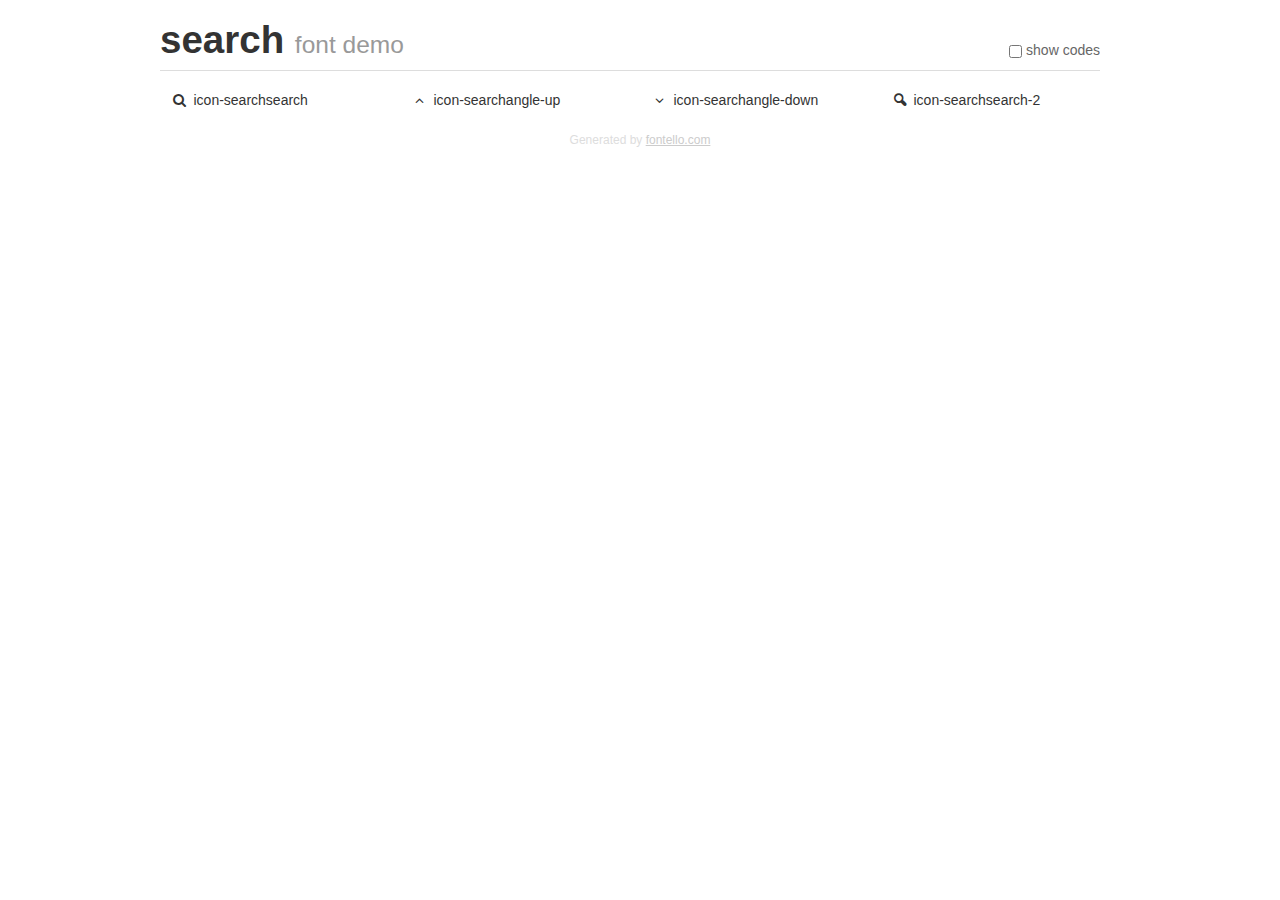
<file: css/fontello-c3c833f9/fontello-c3c833f9/demo.html>
<!DOCTYPE html>
<html>
  <head>
  <!--[if lt IE 9]><script language="javascript" type="text/javascript" src="//html5shim.googlecode.com/svn/trunk/html5.js"></script><![endif]-->
  <meta charset="UTF-8">
  <style>
    html {
      font-size: 100%;
      -webkit-text-size-adjust: 100%;
      -ms-text-size-adjust: 100%;
    }
    a:focus {
      outline: thin dotted #333;
      outline: 5px auto -webkit-focus-ring-color;
      outline-offset: -2px;
    }
    a:hover,
    a:active {
      outline: 0;
    }
    input {
      margin: 0;
      font-size: 100%;
      vertical-align: middle;
      *overflow: visible;
      line-height: normal;
    }
    input::-moz-focus-inner {
      padding: 0;
      border: 0;
    }
    body {
      margin: 0;
      font-family: "Helvetica Neue", Helvetica, Arial, sans-serif;
      font-size: 14px;
      line-height: 20px;
      color: #333;
      background-color: #fff;
    }
    a {
      color: #08c;
      text-decoration: none;
    }
    a:hover {
      color: #005580;
      text-decoration: underline;
    }
    .row {
      margin-left: -20px;
      *zoom: 1;
    }
    .row:before,
    .row:after {
      display: table;
      content: "";
      line-height: 0;
    }
    .row:after {
      clear: both;
    }
    .span3 {
      float: left;
      min-height: 1px;
      margin-left: 20px;
      width: 220px;
    }
    .container {
      width: 940px;
      margin-right: auto;
      margin-left: auto;
      *zoom: 1;
    }
    .container:before,
    .container:after {
      display: table;
      content: "";
      line-height: 0;
    }
    .container:after {
      clear: both;
    }
    small {
      font-size: 85%;
    }
    h1 {
      margin: 10px 0;
      font-family: inherit;
      font-weight: bold;
      line-height: 20px;
      color: inherit;
      text-rendering: optimizelegibility;
      line-height: 40px;
      font-size: 38.5px;
    }
    h1 small {
      font-weight: normal;
      line-height: 1;
      color: #999;
      font-size: 24.5px;
    }

    body {
      margin-top: 90px;
    }
    .header {
      position: fixed;
      top: 0;
      left: 50%;
      margin-left: -480px;
      background-color: #fff;
      border-bottom: 1px solid #ddd;
      padding-top: 10px;
      z-index: 10;
    }
    .footer {
      color: #ddd;
      font-size: 12px;
      text-align: center;
      margin-top: 20px;
    }
    .footer a {
      color: #ccc;
      text-decoration: underline;
    }
    .the-icons {
      font-size: 14px;
      line-height: 24px;
    }
    .switch {
      position: absolute;
      right: 0;
      bottom: 10px;
      color: #666;
    }
    .switch input {
      margin-right: 0.3em;
    }
    .codesOn .i-name {
      display: none;
    }
    .codesOn .i-code {
      display: inline;
    }
    .i-code {
      display: none;
    }
    @font-face {
      font-family: 'search';
      src: url('./font/search.eot?79200006');
      src: url('./font/search.eot?79200006#iefix') format('embedded-opentype'),
           url('./font/search.woff?79200006') format('woff'),
           url('./font/search.ttf?79200006') format('truetype'),
           url('./font/search.svg?79200006#search') format('svg');
      font-weight: normal;
      font-style: normal;
    }
    .demo-icon {
      font-family: "search";
      font-style: normal;
      font-weight: normal;
      speak: never;
     
      display: inline-block;
      text-decoration: inherit;
      width: 1em;
      margin-right: .2em;
      text-align: center;
      /* opacity: .8; */
     
      /* For safety - reset parent styles, that can break glyph codes*/
      font-variant: normal;
      text-transform: none;
     
      /* fix buttons height, for twitter bootstrap */
      line-height: 1em;
     
      /* Animation center compensation - margins should be symmetric */
      /* remove if not needed */
      margin-left: .2em;
     
      /* You can be more comfortable with increased icons size */
      /* font-size: 120%; */
     
      /* Font smoothing. That was taken from TWBS */
      -webkit-font-smoothing: antialiased;
      -moz-osx-font-smoothing: grayscale;
     
      /* Uncomment for 3D effect */
      /* text-shadow: 1px 1px 1px rgba(127, 127, 127, 0.3); */
    }
    </style>
    <link rel="stylesheet" href="css/animation.css"><!--[if IE 7]><link rel="stylesheet" href="css/" + font.fontname + "-ie7.css"><![endif]-->
    <script>
      function toggleCodes(on) {
        var obj = document.getElementById('icons');
      
        if (on) {
          obj.className += ' codesOn';
        } else {
          obj.className = obj.className.replace(' codesOn', '');
        }
      }
    </script>
  </head>
  <body>
    <div class="container header">
      <h1>search <small>font demo</small></h1>
      <label class="switch">
        <input type="checkbox" onclick="toggleCodes(this.checked)">show codes
      </label>
    </div>
    <div class="container" id="icons">
      <div class="row">
        <div class="span3" title="Code: 0xe800">
          <i class="demo-icon icon-searchsearch">&#xe800;</i> <span class="i-name">icon-searchsearch</span><span class="i-code">0xe800</span>
        </div>
        <div class="span3" title="Code: 0xf106">
          <i class="demo-icon icon-searchangle-up">&#xf106;</i> <span class="i-name">icon-searchangle-up</span><span class="i-code">0xf106</span>
        </div>
        <div class="span3" title="Code: 0xf107">
          <i class="demo-icon icon-searchangle-down">&#xf107;</i> <span class="i-name">icon-searchangle-down</span><span class="i-code">0xf107</span>
        </div>
        <div class="span3" title="Code: 0xf50d">
          <i class="demo-icon icon-searchsearch-2">&#xf50d;</i> <span class="i-name">icon-searchsearch-2</span><span class="i-code">0xf50d</span>
        </div>
      </div>
    </div>
    <div class="container footer">Generated by <a href="https://fontello.com">fontello.com</a></div>
  </body>
</html>
</file>
<file: css/main.css>
@charset "UTF-8";
@import url("reset.css");
@import url("slick.css");
@import url("font.css");
@import url("fontello.css");
@import url("layout.css");/* 기본PC */
@import url("media.css"); /* 반응형 */
</file>
<file: css/fontello-d326bf8e/css/animation.css>
/*
   Animation example, for spinners
*/
.animate-spin {
  -moz-animation: spin 2s infinite linear;
  -o-animation: spin 2s infinite linear;
  -webkit-animation: spin 2s infinite linear;
  animation: spin 2s infinite linear;
  display: inline-block;
}
@-moz-keyframes spin {
  0% {
    -moz-transform: rotate(0deg);
    -o-transform: rotate(0deg);
    -webkit-transform: rotate(0deg);
    transform: rotate(0deg);
  }

  100% {
    -moz-transform: rotate(359deg);
    -o-transform: rotate(359deg);
    -webkit-transform: rotate(359deg);
    transform: rotate(359deg);
  }
}
@-webkit-keyframes spin {
  0% {
    -moz-transform: rotate(0deg);
    -o-transform: rotate(0deg);
    -webkit-transform: rotate(0deg);
    transform: rotate(0deg);
  }

  100% {
    -moz-transform: rotate(359deg);
    -o-transform: rotate(359deg);
    -webkit-transform: rotate(359deg);
    transform: rotate(359deg);
  }
}
@-o-keyframes spin {
  0% {
    -moz-transform: rotate(0deg);
    -o-transform: rotate(0deg);
    -webkit-transform: rotate(0deg);
    transform: rotate(0deg);
  }

  100% {
    -moz-transform: rotate(359deg);
    -o-transform: rotate(359deg);
    -webkit-transform: rotate(359deg);
    transform: rotate(359deg);
  }
}
@-ms-keyframes spin {
  0% {
    -moz-transform: rotate(0deg);
    -o-transform: rotate(0deg);
    -webkit-transform: rotate(0deg);
    transform: rotate(0deg);
  }

  100% {
    -moz-transform: rotate(359deg);
    -o-transform: rotate(359deg);
    -webkit-transform: rotate(359deg);
    transform: rotate(359deg);
  }
}
@keyframes spin {
  0% {
    -moz-transform: rotate(0deg);
    -o-transform: rotate(0deg);
    -webkit-transform: rotate(0deg);
    transform: rotate(0deg);
  }

  100% {
    -moz-transform: rotate(359deg);
    -o-transform: rotate(359deg);
    -webkit-transform: rotate(359deg);
    transform: rotate(359deg);
  }
}
</file>
<file: font/fontello-569793fd/css/animation.css>
/*
   Animation example, for spinners
*/
.animate-spin {
  -moz-animation: spin 2s infinite linear;
  -o-animation: spin 2s infinite linear;
  -webkit-animation: spin 2s infinite linear;
  animation: spin 2s infinite linear;
  display: inline-block;
}
@-moz-keyframes spin {
  0% {
    -moz-transform: rotate(0deg);
    -o-transform: rotate(0deg);
    -webkit-transform: rotate(0deg);
    transform: rotate(0deg);
  }

  100% {
    -moz-transform: rotate(359deg);
    -o-transform: rotate(359deg);
    -webkit-transform: rotate(359deg);
    transform: rotate(359deg);
  }
}
@-webkit-keyframes spin {
  0% {
    -moz-transform: rotate(0deg);
    -o-transform: rotate(0deg);
    -webkit-transform: rotate(0deg);
    transform: rotate(0deg);
  }

  100% {
    -moz-transform: rotate(359deg);
    -o-transform: rotate(359deg);
    -webkit-transform: rotate(359deg);
    transform: rotate(359deg);
  }
}
@-o-keyframes spin {
  0% {
    -moz-transform: rotate(0deg);
    -o-transform: rotate(0deg);
    -webkit-transform: rotate(0deg);
    transform: rotate(0deg);
  }

  100% {
    -moz-transform: rotate(359deg);
    -o-transform: rotate(359deg);
    -webkit-transform: rotate(359deg);
    transform: rotate(359deg);
  }
}
@-ms-keyframes spin {
  0% {
    -moz-transform: rotate(0deg);
    -o-transform: rotate(0deg);
    -webkit-transform: rotate(0deg);
    transform: rotate(0deg);
  }

  100% {
    -moz-transform: rotate(359deg);
    -o-transform: rotate(359deg);
    -webkit-transform: rotate(359deg);
    transform: rotate(359deg);
  }
}
@keyframes spin {
  0% {
    -moz-transform: rotate(0deg);
    -o-transform: rotate(0deg);
    -webkit-transform: rotate(0deg);
    transform: rotate(0deg);
  }

  100% {
    -moz-transform: rotate(359deg);
    -o-transform: rotate(359deg);
    -webkit-transform: rotate(359deg);
    transform: rotate(359deg);
  }
}
</file>
<file: css/fontello-8c437adf (1)/fontello-8c437adf/css/animation.css>
/*
   Animation example, for spinners
*/
.animate-spin {
  -moz-animation: spin 2s infinite linear;
  -o-animation: spin 2s infinite linear;
  -webkit-animation: spin 2s infinite linear;
  animation: spin 2s infinite linear;
  display: inline-block;
}
@-moz-keyframes spin {
  0% {
    -moz-transform: rotate(0deg);
    -o-transform: rotate(0deg);
    -webkit-transform: rotate(0deg);
    transform: rotate(0deg);
  }

  100% {
    -moz-transform: rotate(359deg);
    -o-transform: rotate(359deg);
    -webkit-transform: rotate(359deg);
    transform: rotate(359deg);
  }
}
@-webkit-keyframes spin {
  0% {
    -moz-transform: rotate(0deg);
    -o-transform: rotate(0deg);
    -webkit-transform: rotate(0deg);
    transform: rotate(0deg);
  }

  100% {
    -moz-transform: rotate(359deg);
    -o-transform: rotate(359deg);
    -webkit-transform: rotate(359deg);
    transform: rotate(359deg);
  }
}
@-o-keyframes spin {
  0% {
    -moz-transform: rotate(0deg);
    -o-transform: rotate(0deg);
    -webkit-transform: rotate(0deg);
    transform: rotate(0deg);
  }

  100% {
    -moz-transform: rotate(359deg);
    -o-transform: rotate(359deg);
    -webkit-transform: rotate(359deg);
    transform: rotate(359deg);
  }
}
@-ms-keyframes spin {
  0% {
    -moz-transform: rotate(0deg);
    -o-transform: rotate(0deg);
    -webkit-transform: rotate(0deg);
    transform: rotate(0deg);
  }

  100% {
    -moz-transform: rotate(359deg);
    -o-transform: rotate(359deg);
    -webkit-transform: rotate(359deg);
    transform: rotate(359deg);
  }
}
@keyframes spin {
  0% {
    -moz-transform: rotate(0deg);
    -o-transform: rotate(0deg);
    -webkit-transform: rotate(0deg);
    transform: rotate(0deg);
  }

  100% {
    -moz-transform: rotate(359deg);
    -o-transform: rotate(359deg);
    -webkit-transform: rotate(359deg);
    transform: rotate(359deg);
  }
}
</file>
<file: css/fontello-c3c833f9/fontello-c3c833f9/css/animation.css>
/*
   Animation example, for spinners
*/
.animate-spin {
  -moz-animation: spin 2s infinite linear;
  -o-animation: spin 2s infinite linear;
  -webkit-animation: spin 2s infinite linear;
  animation: spin 2s infinite linear;
  display: inline-block;
}
@-moz-keyframes spin {
  0% {
    -moz-transform: rotate(0deg);
    -o-transform: rotate(0deg);
    -webkit-transform: rotate(0deg);
    transform: rotate(0deg);
  }

  100% {
    -moz-transform: rotate(359deg);
    -o-transform: rotate(359deg);
    -webkit-transform: rotate(359deg);
    transform: rotate(359deg);
  }
}
@-webkit-keyframes spin {
  0% {
    -moz-transform: rotate(0deg);
    -o-transform: rotate(0deg);
    -webkit-transform: rotate(0deg);
    transform: rotate(0deg);
  }

  100% {
    -moz-transform: rotate(359deg);
    -o-transform: rotate(359deg);
    -webkit-transform: rotate(359deg);
    transform: rotate(359deg);
  }
}
@-o-keyframes spin {
  0% {
    -moz-transform: rotate(0deg);
    -o-transform: rotate(0deg);
    -webkit-transform: rotate(0deg);
    transform: rotate(0deg);
  }

  100% {
    -moz-transform: rotate(359deg);
    -o-transform: rotate(359deg);
    -webkit-transform: rotate(359deg);
    transform: rotate(359deg);
  }
}
@-ms-keyframes spin {
  0% {
    -moz-transform: rotate(0deg);
    -o-transform: rotate(0deg);
    -webkit-transform: rotate(0deg);
    transform: rotate(0deg);
  }

  100% {
    -moz-transform: rotate(359deg);
    -o-transform: rotate(359deg);
    -webkit-transform: rotate(359deg);
    transform: rotate(359deg);
  }
}
@keyframes spin {
  0% {
    -moz-transform: rotate(0deg);
    -o-transform: rotate(0deg);
    -webkit-transform: rotate(0deg);
    transform: rotate(0deg);
  }

  100% {
    -moz-transform: rotate(359deg);
    -o-transform: rotate(359deg);
    -webkit-transform: rotate(359deg);
    transform: rotate(359deg);
  }
}
</file>
